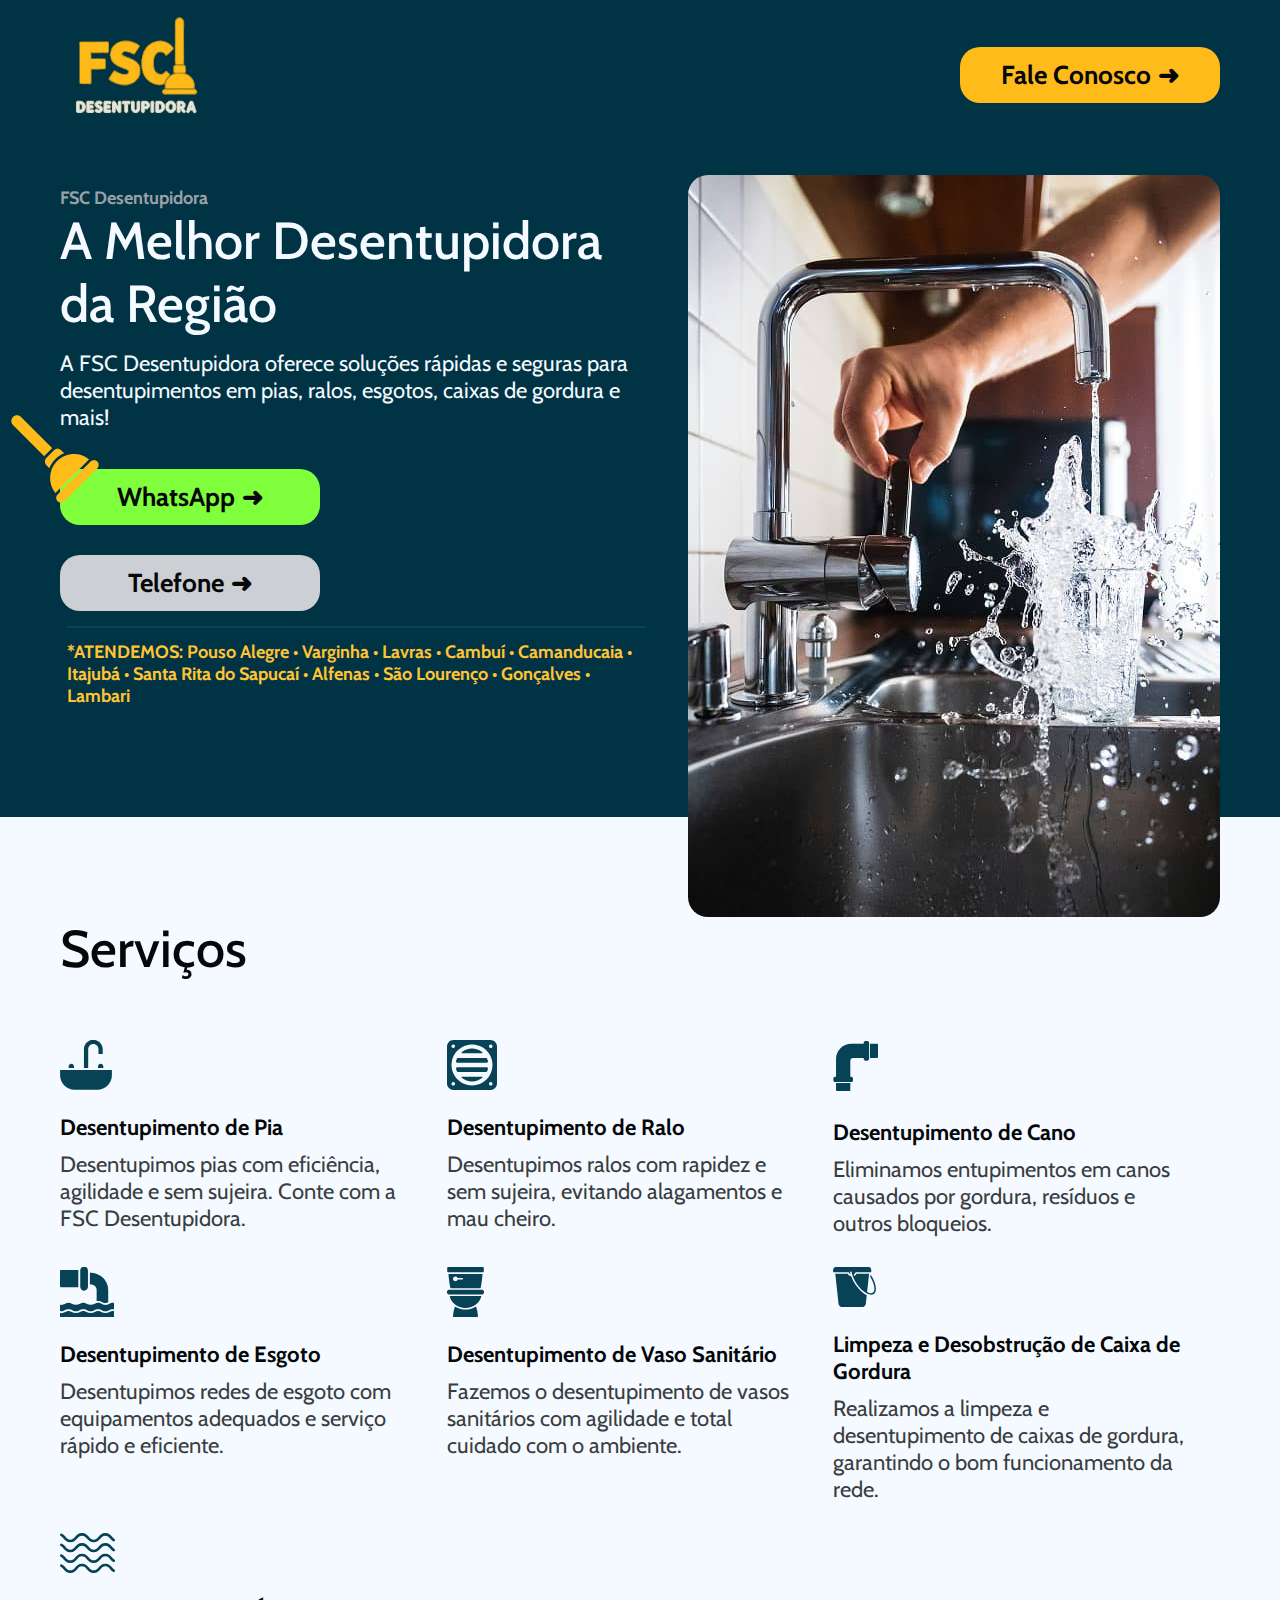
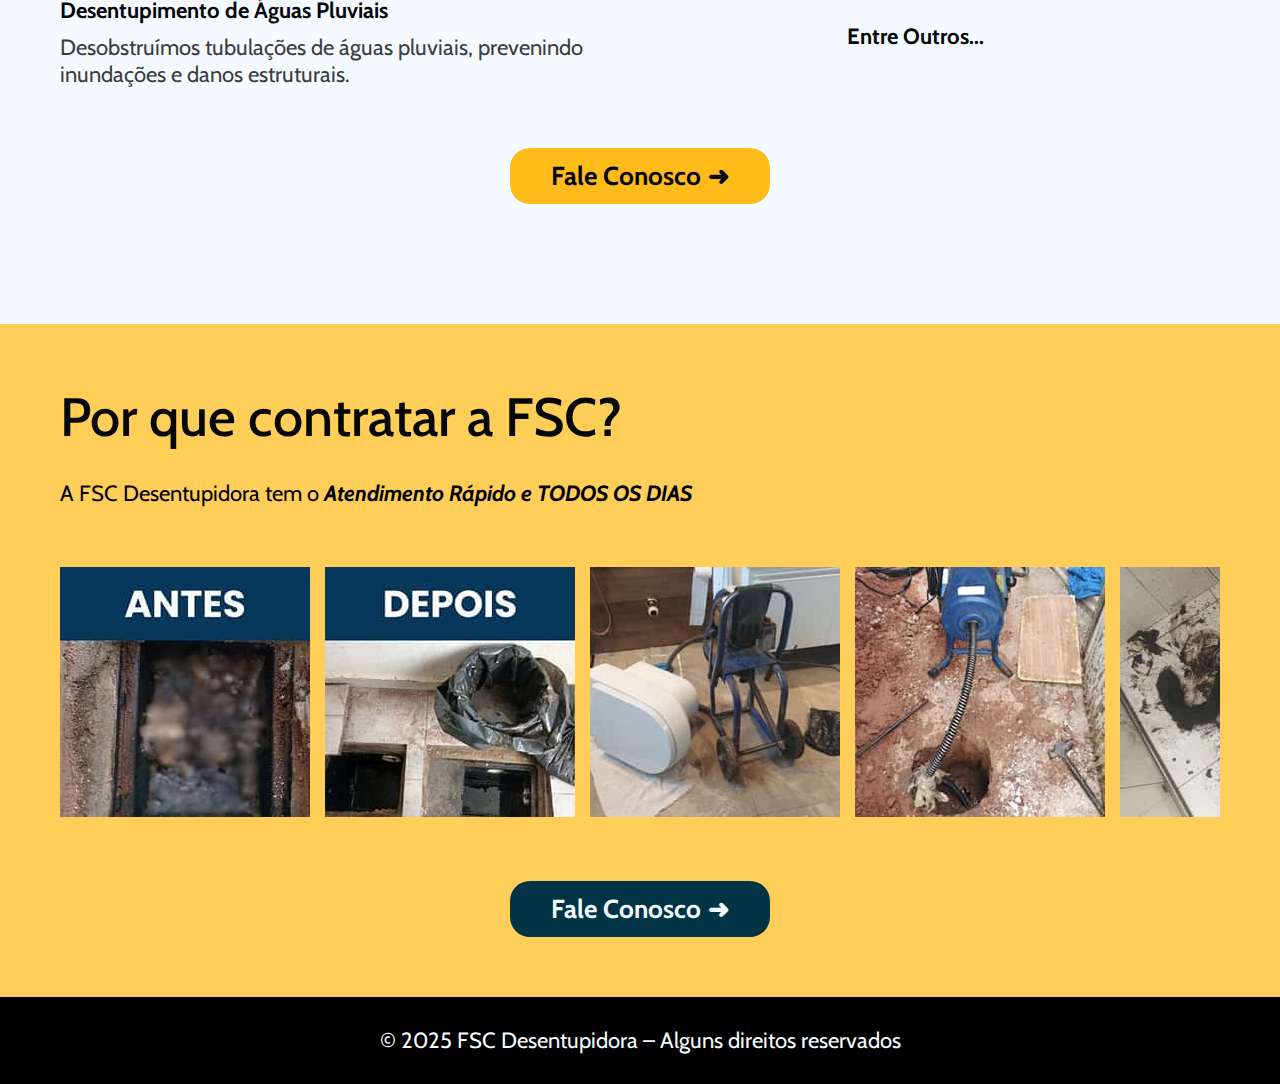
<file: index.html>
<!DOCTYPE html>
<html lang="pt-br">


<head>
  <meta charset="UTF-8">
  <meta name="viewport" content="width=device-width, initial-scale=1.0">

  <title>FSC Desentupidora - A Melhor da Região</title>
  <meta name="description" content="FSC Desentupidora, Empresa de Desentupimento de ralos, pias e muito mais">
  <link rel="preconnect" href="https://fonts.googleapis.com">
  <link rel="preconnect" href="https://fonts.gstatic.com" crossorigin>
  <link href="https://fonts.googleapis.com/css2?family=Cabin:ital,wght@0,400..700;1,400..700&display=swap" rel="stylesheet">
  <link rel="stylesheet" href="css/style.css">
</head>

<body>

  <main class="main-bg">
    <div class="container">

      <div class="main-superior">
        <img src="/img/home/logo.svg" alt="">
        <a class="btn font-1-l cor-11" href="https://wa.me/553599757092?text=Vim%20pelo%20seu%20site%2C%20gostaria%20de%20agendar%20uma%20visita">Fale Conosco <span>➜</span></a>
      </div>
      <div class="main-grid">

        <div class="main-conteudo">
          <h1 class="main-titulo font-1-s-b cor-6">FSC Desentupidora</h1>
          <h2 class="main-subtitulo font-1-xxl cor-1">A Melhor Desentupidora da Região</h2>
          <p class="main-texto-principal font-1-m cor-1">A FSC Desentupidora oferece soluções rápidas e seguras para desentupimentos em pias, ralos, esgotos, caixas de gordura e mais!</p>
          <img class="imagem-mobile" src="/img/home/torneira-mobile.jpg" alt="imagem de uma torneira e um copo de água">
          <a class="btn font-1-l cor-11" href="https://wa.me/553599757092?text=Vim%20pelo%20seu%20site%2C%20gostaria%20de%20agendar%20uma%20visita"><img class="detalhe" src="/img/home/desentupidor-pc.svg" alt=""> WhatsApp<span>➜</span></a>
          <a class="btn font-1-l cor-11" href="tel:+553599757092">Telefone<span>➜</span></a>

          <span class="main-aviso font-1-s-b cor-p2">*ATENDEMOS: Pouso Alegre • Varginha • Lavras • Cambuí • Camanducaia • Itajubá • Santa Rita do Sapucaí • Alfenas • São Lourenço • Gonçalves • Lambari</span>

        </div>
        <img class="imagem-torneira" src="/img/home/torneira.jpg" alt="imagem de uma torneira e um copo de água">
      </div>

    </div>
  </main>
  <section class="servico container">
    <h2 class="servico-titulo font-1-xxl cor-11">Serviços</h2>
    <div class="servico-lista">

      <ul>
        <li>
          <img src="/img/icons/noun-sink-8039489 1.svg" alt="">
          <h3 class="font-1-m-b cor-11">Desentupimento de Pia</h3>
          <p class="font-1-m cor-9">Desentupimos pias com eficiência, agilidade e sem sujeira. Conte com a FSC Desentupidora.</p>
        </li>
        <li>
          <img src="/img/icons/noun-drain-5001541 1.svg" alt="">
          <h3 class="font-1-m-b cor-11">Desentupimento de Ralo</h3>
          <p class="font-1-m cor-9">Desentupimos ralos com rapidez e sem sujeira, evitando alagamentos e mau cheiro.</p>
        </li>
        <li>
          <img src="/img/icons/noun-pipe-2416010 1.svg" alt="">
          <h3 class="font-1-m-b cor-11">Desentupimento de Cano</h3>
          <p class="font-1-m cor-9">Eliminamos entupimentos em canos causados por gordura, resíduos e outros bloqueios.</p>
        </li>
        <li>
          <img src="/img/icons/noun-sewage-6424737 1.svg" alt="">
          <h3 class="font-1-m-b cor-11">Desentupimento de Esgoto</h3>
          <p class="font-1-m cor-9">Desentupimos redes de esgoto com equipamentos adequados e serviço rápido e eficiente.</p>
        </li>
        <li>
          <img src="/img/icons/noun-toilet-2198433 1.svg" alt="">
          <h3 class="font-1-m-b cor-11">Desentupimento de Vaso Sanitário</h3>
          <p class="font-1-m cor-9">Fazemos o desentupimento de vasos sanitários com agilidade e total cuidado com o ambiente.</p>
        </li>
        <li>
          <img src="/img/icons/noun-bucket-7960031 1.svg" alt="">
          <h3 class="font-1-m-b cor-11">Limpeza e Desobstrução de Caixa de Gordura</h3>
          <p class="font-1-m cor-9">Realizamos a limpeza e desentupimento de caixas de gordura, garantindo o bom funcionamento da rede.</p>
        </li>
        <li>
          <img src="/img/icons/noun-water-water-1235535 1.svg" alt="">
          <h3 class="font-1-m-b cor-11">Desentupimento de Águas Pluviais</h3>
          <p class="font-1-m cor-9">Desobstruímos tubulações de águas pluviais, prevenindo inundações e danos estruturais.</p>
        </li>
        <li>
          <h3 class="font-1-m-b cor-11 outros">Entre Outros...</h3>
        </li>
      </ul>
    </div>
    <a class="btn font-1-l cor-11" href="https://wa.me/553599757092?text=Vim%20pelo%20seu%20site%2C%20gostaria%20de%20agendar%20uma%20visita">Fale Conosco <span>➜</span></a>
  </section>

  <section class="qualidade">
    <div class="qualidade-bg container">
      <h2 class="qualidade-titulo font-1-xl cor-11">Por que contratar a FSC?</h2>
      <p class="font-1-m">A FSC Desentupidora tem o <em><b>Atendimento Rápido e TODOS OS DIAS</b></em></p>

      <div class="qualidade-lista">
        <ul>
          <li><img src="/img/pontos-fortes/1.jpg" alt="foto do antes"></li>
        </ul>
        <ul>
          <li><img src="/img/pontos-fortes/2.jpg" alt="foto do depois"></li>
        </ul>
        <ul>
          <li><img src="/img/pontos-fortes/3.jpg" alt="foto trabalho 1"></li>
        </ul>
        <ul>
          <li><img src="/img/pontos-fortes/4.jpg" alt="foto do trabalho 2"></li>
        </ul>
        <ul>
          <li><img src="/img/pontos-fortes/5.jpg" alt="foto do trabalho 3"></li>
        </ul>
      </div>
      <a class="btn font-1-l cor-11" href="https://wa.me/553599757092?text=Vim%20pelo%20seu%20site%2C%20gostaria%20de%20agendar%20uma%20visita">Fale Conosco <span>➜</span></a>
    </div>
  </section>
  <footer class="footer-bg">
    <a class="font-1-m cor-1" href="creditos.html">© 2025 FSC Desentupidora – Alguns direitos reservados</a>
  </footer>
</body>

</html>
</file>
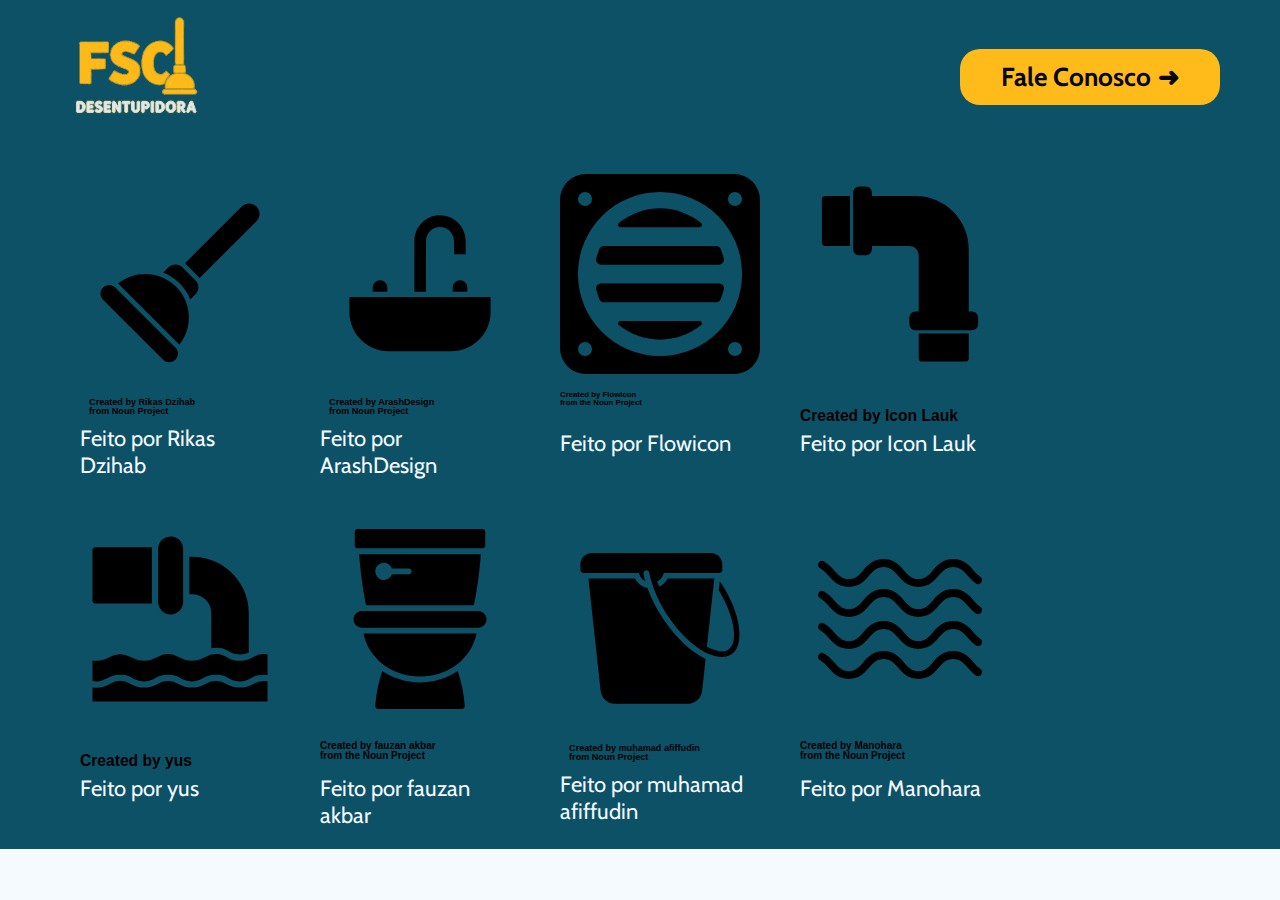
<file: creditos.html>
<!DOCTYPE html>
<html lang="pt-br">


<head>
  <meta charset="UTF-8">
  <meta name="viewport" content="width=device-width, initial-scale=1.0">

  <title>FSC Desentupidora - Créditos</title>
  <meta name="description" content="FSC Desentupidora, créditos aos icons utilizados no site principal">

  <link rel="preconnect" href="https://fonts.googleapis.com">
  <link rel="preconnect" href="https://fonts.gstatic.com" crossorigin>
  <link href="https://fonts.googleapis.com/css2?family=Cabin:ital,wght@0,400..700;1,400..700&display=swap" rel="stylesheet">

  <link rel="stylesheet" href="css/style.css">
</head>

<body>

  <main class="creditos-bg">
    <div class="container">
      <div class="creditos-superior">
        <a href="/index.html"><img src="/img/home/logo.svg" alt=""></a>
        <a class="btn font-1-l cor-11" href="https://wa.me/553599757092?text=Vim%20pelo%20seu%20site%2C%20gostaria%20de%20agendar%20uma%20visita">Fale Conosco <span>➜</span></a>
      </div>
      <div class="creditos-icons font-1-m cor-1">
        <a class="cor-1" href="https://thenounproject.com/icon/plunger-7325011/"><img src="/img/creditos/noun-plunger-7325011.svg" alt="icon de Rikas Dzihab">Feito por Rikas Dzihab</a>

        <a class="cor-1" href="https://thenounproject.com/icon/sink-8039489/"><img src="/img/creditos/noun-sink-8039489.svg" alt="icon de ArashDesign">Feito por ArashDesign</a>

        <a class="cor-1" href="https://thenounproject.com/icon/drain-5001541/"><img src="/img/creditos/noun-drain-5001541.svg" alt="icon de Flowicon">Feito por Flowicon</a>

        <a class="cor-1" href="https://thenounproject.com/icon/pipe-2416010/"><img src="/img/creditos/noun-pipe-2416010.svg" alt="icon de Icon Lauk">Feito por Icon Lauk</a>

        <a class="cor-1" href="https://thenounproject.com/icon/sewage-6424737/"><img src="/img/creditos/noun-sewage-6424737.svg" alt="icon de yus">Feito por yus</a>


        <a class="cor-1" href="https://thenounproject.com/icon/toilet-2198433/"><img src="/img/creditos/noun-toilet-2198433.svg" alt="icon de fauzan akbar">Feito por fauzan akbar</a>

        <a class="cor-1" href="https://thenounproject.com/icon/bucket-7960031/"><img src="/img/creditos/noun-bucket-7960031.svg" alt="icon de muhamad afiffudin">Feito por muhamad afiffudin</a>

        <a class="cor-1" href="https://thenounproject.com/icon/water-water-1235535/"><img src="/img/creditos/noun-water-water-1235535.svg" alt="icon de Manohara">Feito por Manohara</a>
      </div>
  </main>
</body>

</html>
</file>
<file: css/style.css>
@import url(/css/utilidades/cores.css);
@import url(/css/utilidades/tipografia.css);
@import url(/css/home/main.css);
@import url(/css/home/section.css);
@import url(/css/home/qualidade.css);
@import url(/css/creditos/creditos.css);

body,
h1,
h2,
h3,
p,
a,
b,
li,
ul,
span {
  margin: 0px;
  padding: 0px;
  text-decoration: none;
  list-style: none;
}
.btn {
  display: flex;
  justify-content: center; /* centraliza na horizontal */
  align-items: center;
  padding: 12px 25px;
  background-color: var(--cor-p1);
  border-radius: 20px;
  width: 210px;
  text-align: center;
}
.btn:hover {
  background-color: var(--cor-p-4);
}
@media (max-width: 720px) {
  .btn {
    padding: 14px 15px;
    width: 190px;
  }
}
a,
span {
  display: inline-block;
}
body {
  background-color: var(--cor-1);
}
.container {
  margin: 0px auto;
  max-width: 1440px;
  padding-left: 60px;
  padding-right: 60px;
}
@media (max-width: 900px) {
  .container {
    padding-left: 15px;
    padding-right: 15px;
  }
}
@media (max-width: 400px) {
  .container {
    padding-left: 10px;
    padding-right: 10px;
  }
  .imagem-mobile {
    display: none;
  }
  .main-bg {
    box-shadow: inset 0 -300px var(--cor-1);
  }
}
span {
  margin-left: 7px;
}
</file>
